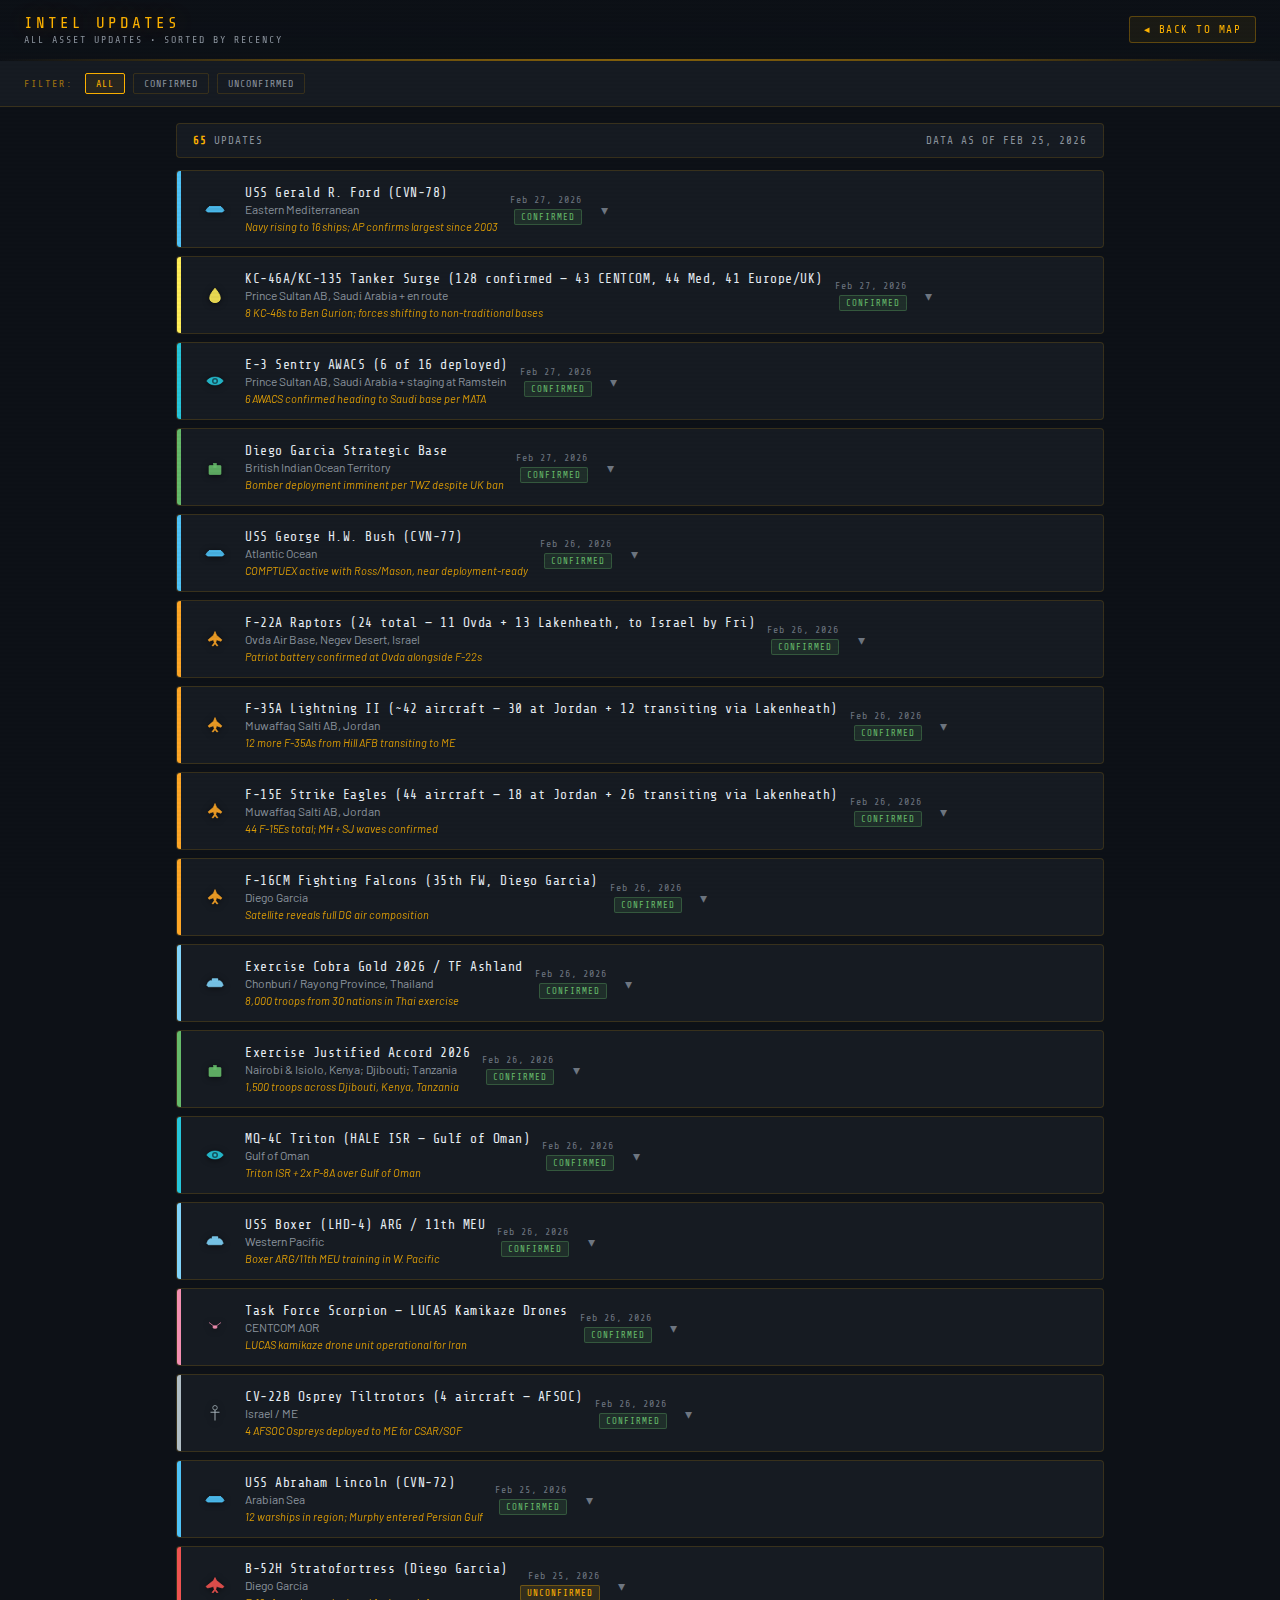
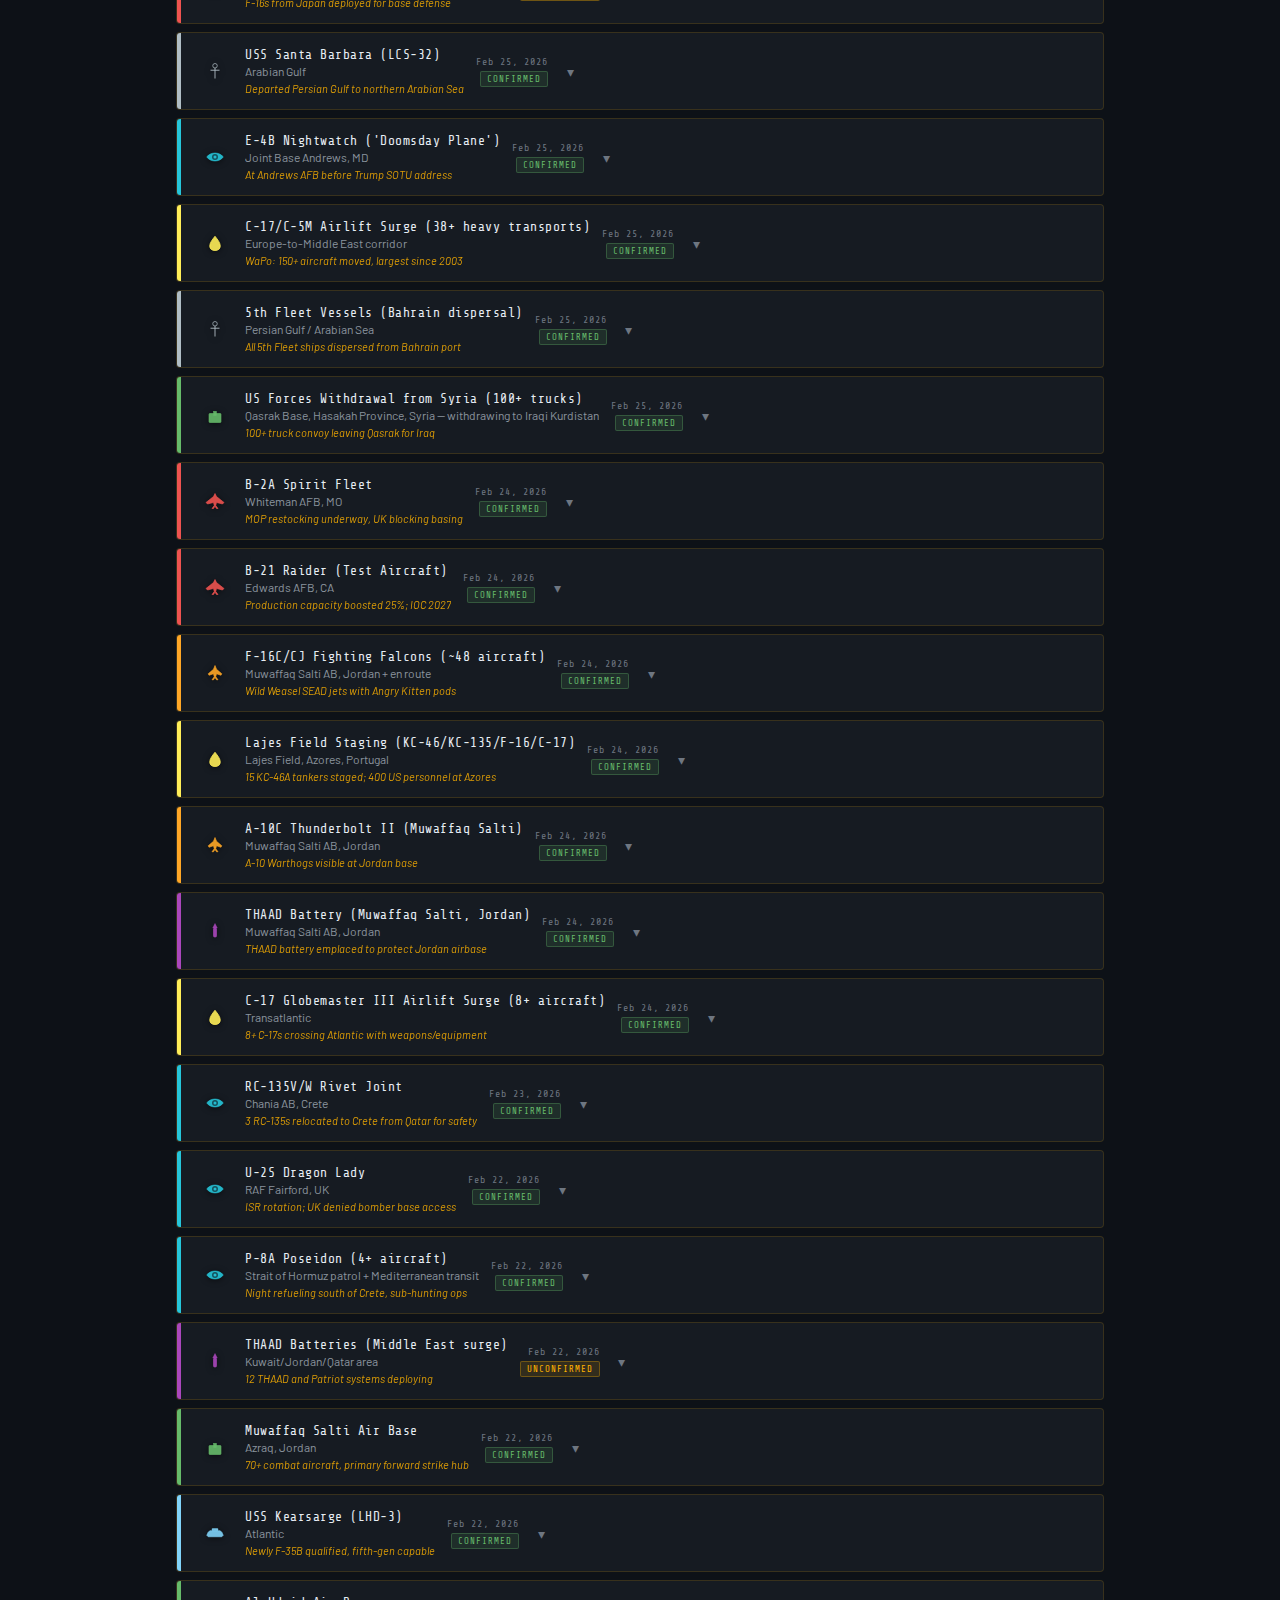
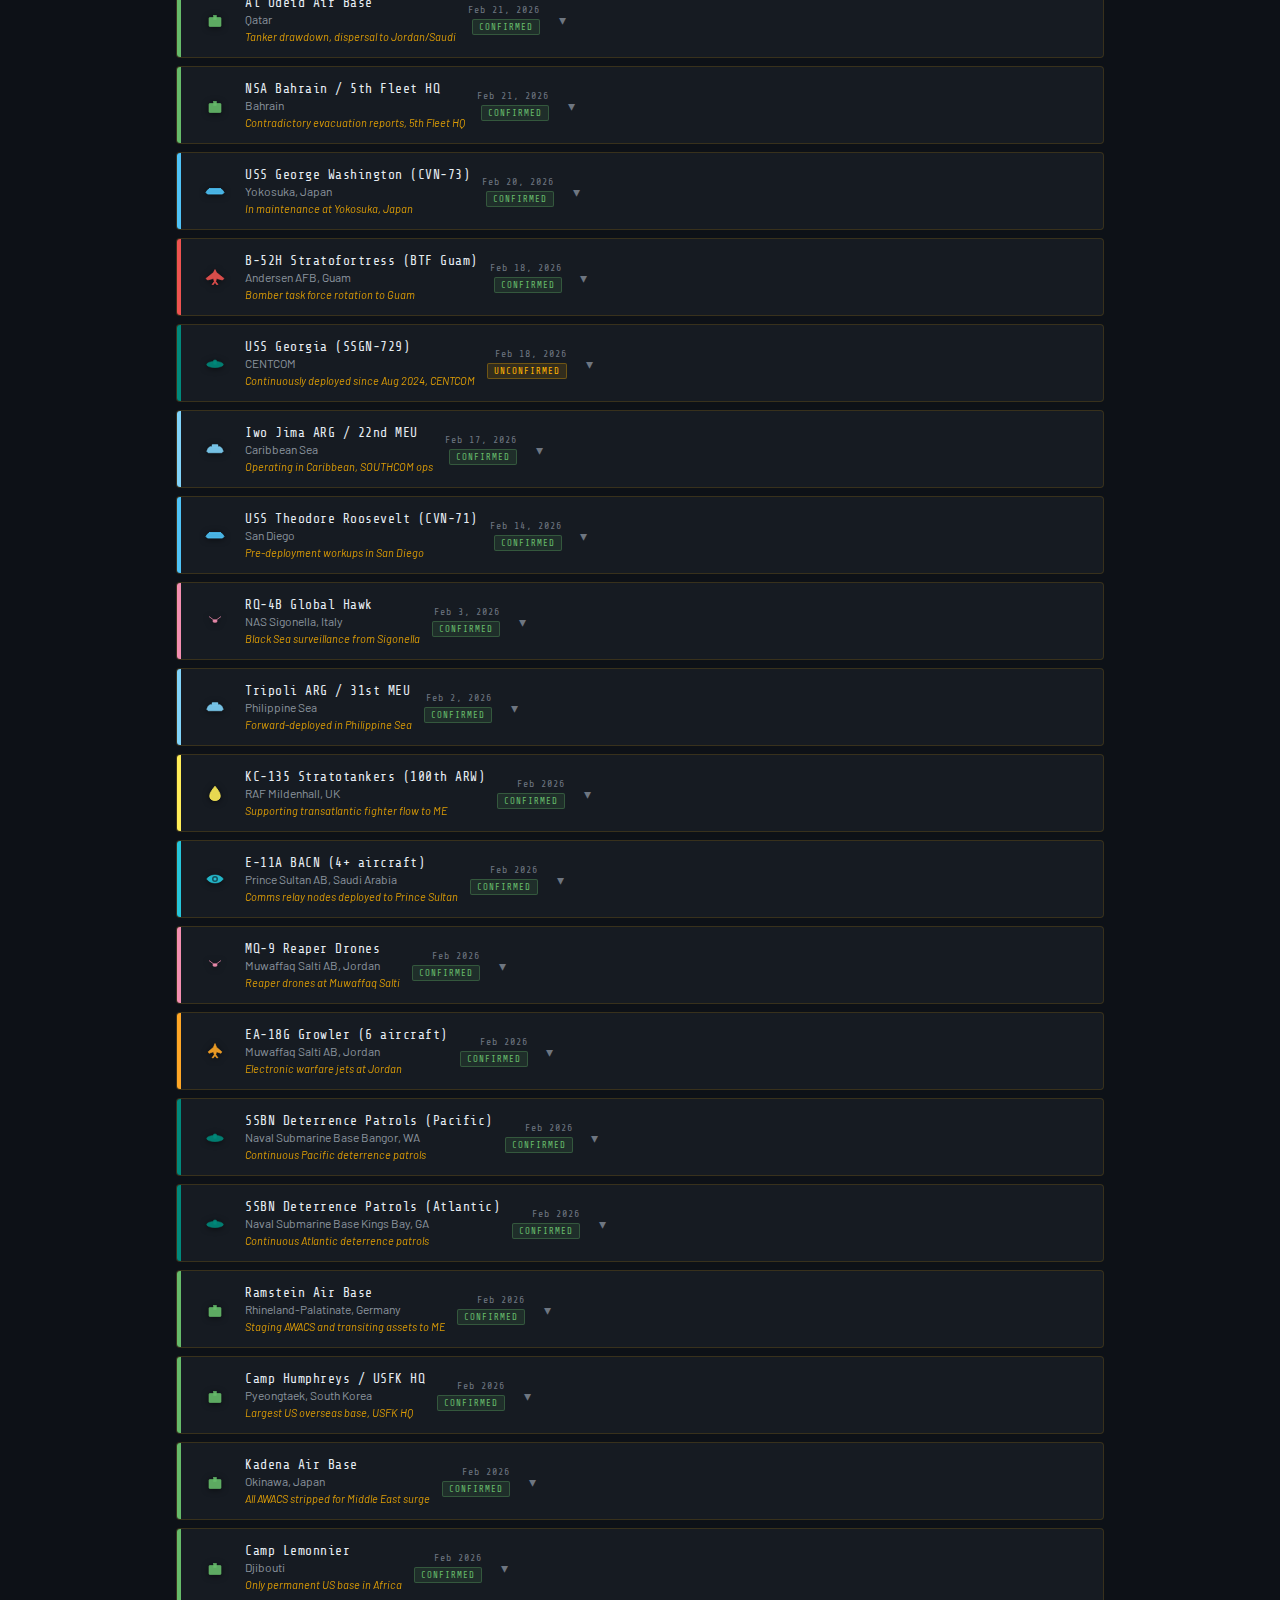
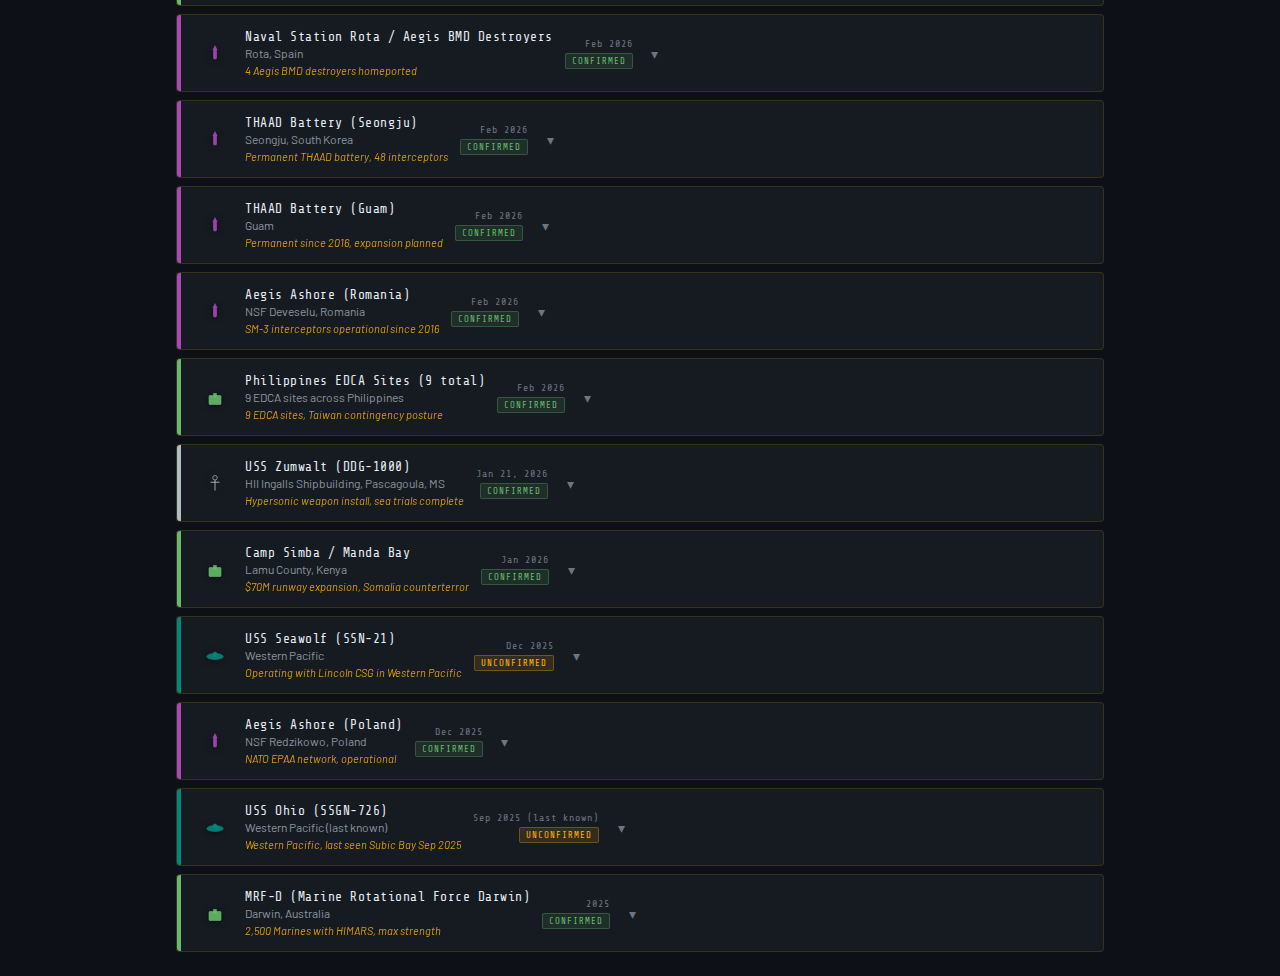
<file: updates.html>
<!DOCTYPE html>
<html lang="en">
<head>
  <meta charset="UTF-8">
  <meta name="viewport" content="width=device-width, initial-scale=1.0, maximum-scale=1.0, user-scalable=no">
  <title>Updates — US Military Asset Tracker</title>
  <link rel="preconnect" href="https://fonts.googleapis.com">
  <link rel="preconnect" href="https://fonts.gstatic.com" crossorigin>
  <link href="https://fonts.googleapis.com/css2?family=Barlow:wght@300;400;500;600;700&family=Share+Tech+Mono&display=swap" rel="stylesheet">
  <style>
    *, *::before, *::after { margin: 0; padding: 0; box-sizing: border-box; }

    :root {
      --bg-primary: #0d1117;
      --bg-secondary: #161b22;
      --bg-tertiary: #1c2333;
      --border: rgba(255, 179, 0, 0.15);
      --border-bright: rgba(255, 179, 0, 0.35);
      --text-primary: #e6edf3;
      --text-secondary: #8b949e;
      --text-muted: #6e7681;
      --amber: #FFB300;
      --amber-dim: rgba(255, 179, 0, 0.6);
      --green: #66BB6A;
      --red: #EF5350;
      --cyan: #26C6DA;
      --blue: #4FC3F7;
      --font-mono: 'Share Tech Mono', monospace;
      --font-body: 'Barlow', sans-serif;
    }

    html, body {
      width: 100%; min-height: 100%;
      font-family: var(--font-body);
      background: var(--bg-primary);
      color: var(--text-primary);
    }

    /* Scanline overlay */
    body::after {
      content: '';
      position: fixed;
      top: 0; left: 0; right: 0; bottom: 0;
      pointer-events: none;
      z-index: 9999;
      background: repeating-linear-gradient(
        0deg, transparent, transparent 2px,
        rgba(0,0,0,0.025) 2px, rgba(0,0,0,0.025) 4px
      );
    }

    /* Header */
    .header {
      position: sticky;
      top: 0;
      z-index: 100;
      display: flex;
      align-items: center;
      justify-content: space-between;
      padding: 14px 24px;
      background: linear-gradient(180deg, rgba(13,17,23,0.98) 0%, rgba(13,17,23,0.92) 100%);
      border-bottom: 2px solid;
      border-image: linear-gradient(90deg, transparent 0%, rgba(255,179,0,0.4) 30%, rgba(255,179,0,0.5) 50%, rgba(255,179,0,0.4) 70%, transparent 100%) 1;
      backdrop-filter: blur(14px);
    }

    .header-left {
      display: flex;
      flex-direction: column;
    }

    .header-title {
      font-family: var(--font-mono);
      font-size: 16px;
      letter-spacing: 3px;
      color: var(--amber);
      text-shadow: 0 0 20px rgba(255,179,0,0.35);
    }

    .header-subtitle {
      font-family: var(--font-mono);
      font-size: 10px;
      letter-spacing: 2px;
      color: var(--text-secondary);
      margin-top: 2px;
    }

    .back-link {
      font-family: var(--font-mono);
      font-size: 11px;
      letter-spacing: 1.5px;
      color: var(--amber);
      text-decoration: none;
      padding: 6px 14px;
      border: 1px solid rgba(255,179,0,0.3);
      border-radius: 3px;
      background: rgba(255,179,0,0.06);
      transition: all 0.2s;
    }

    .back-link:hover {
      background: rgba(255,179,0,0.12);
      border-color: var(--amber);
    }

    /* Filters */
    .filter-row {
      display: flex;
      align-items: center;
      gap: 8px;
      padding: 12px 24px;
      border-bottom: 1px solid var(--border);
      background: var(--bg-secondary);
      flex-wrap: wrap;
    }

    .filter-label {
      font-family: var(--font-mono);
      font-size: 10px;
      letter-spacing: 2px;
      color: var(--amber-dim);
      margin-right: 4px;
    }

    .filter-chip {
      font-family: var(--font-mono);
      font-size: 10px;
      letter-spacing: 1px;
      padding: 4px 10px;
      border: 1px solid var(--border);
      border-radius: 2px;
      background: transparent;
      color: var(--text-secondary);
      cursor: pointer;
      transition: all 0.15s;
      white-space: nowrap;
    }

    .filter-chip:hover {
      border-color: var(--border-bright);
      color: var(--text-primary);
    }

    .filter-chip.active {
      border-color: var(--amber);
      color: var(--amber);
      background: rgba(255,179,0,0.08);
    }

    /* Container */
    .container {
      max-width: 960px;
      margin: 0 auto;
      padding: 16px;
    }

    .summary-bar {
      display: flex;
      align-items: center;
      justify-content: space-between;
      padding: 10px 16px;
      margin-bottom: 12px;
      background: var(--bg-secondary);
      border: 1px solid var(--border);
      border-radius: 4px;
      font-family: var(--font-mono);
      font-size: 11px;
      letter-spacing: 1px;
      color: var(--text-secondary);
    }

    .summary-count {
      color: var(--amber);
      font-weight: 700;
    }

    /* Update cards */
    .update-card {
      display: flex;
      align-items: stretch;
      border: 1px solid var(--border);
      border-radius: 4px;
      background: var(--bg-secondary);
      margin-bottom: 8px;
      cursor: pointer;
      transition: border-color 0.15s, background 0.15s;
      overflow: hidden;
    }

    .update-card:hover {
      border-color: var(--border-bright);
      background: var(--bg-tertiary);
    }

    .update-card.expanded {
      border-color: var(--amber);
    }

    .card-color-bar {
      width: 4px;
      flex-shrink: 0;
    }

    .card-main {
      flex: 1;
      padding: 14px 16px;
      display: flex;
      align-items: center;
      gap: 12px;
      min-width: 0;
    }

    .card-icon {
      width: 36px; height: 36px;
      flex-shrink: 0;
      display: flex;
      align-items: center;
      justify-content: center;
    }

    .card-icon svg {
      filter: drop-shadow(0 1px 3px rgba(0,0,0,0.6));
    }

    .card-info {
      flex: 1;
      min-width: 0;
    }

    .card-name {
      font-family: var(--font-mono);
      font-size: 13px;
      color: var(--text-primary);
      letter-spacing: 0.5px;
      white-space: nowrap;
      overflow: hidden;
      text-overflow: ellipsis;
    }

    .card-location {
      font-size: 12px;
      color: var(--text-secondary);
      margin-top: 2px;
      white-space: nowrap;
      overflow: hidden;
      text-overflow: ellipsis;
    }

    .card-summary {
      font-size: 11px;
      color: var(--amber);
      margin-top: 4px;
      font-style: italic;
      white-space: nowrap;
      overflow: hidden;
      text-overflow: ellipsis;
      opacity: 0.85;
    }

    .card-rel {
      color: var(--amber);
      font-size: 9px;
      margin-left: 4px;
      font-weight: 600;
    }

    .card-meta {
      flex-shrink: 0;
      text-align: right;
      display: flex;
      flex-direction: column;
      align-items: flex-end;
      gap: 4px;
    }

    .card-date {
      font-family: var(--font-mono);
      font-size: 10px;
      letter-spacing: 1px;
      color: var(--text-muted);
    }

    .card-badge {
      font-family: var(--font-mono);
      font-size: 9px;
      letter-spacing: 1px;
      padding: 2px 6px;
      border-radius: 2px;
    }

    .card-badge.confirmed {
      background: rgba(102,187,106,0.12);
      color: var(--green);
      border: 1px solid rgba(102,187,106,0.3);
    }

    .card-badge.unconfirmed {
      background: rgba(255,179,0,0.12);
      color: var(--amber);
      border: 1px solid rgba(255,179,0,0.3);
    }

    .card-expand-icon {
      flex-shrink: 0;
      width: 20px;
      display: flex;
      align-items: center;
      justify-content: center;
      color: var(--text-muted);
      font-size: 14px;
      transition: transform 0.2s;
    }

    .update-card.expanded .card-expand-icon {
      transform: rotate(180deg);
    }

    /* Expanded detail */
    .card-detail {
      display: none;
      padding: 0 16px 16px 52px;
      border-top: 1px solid var(--border);
      background: rgba(0,0,0,0.15);
    }

    .update-card.expanded .card-detail {
      display: block;
    }

    .detail-row {
      padding: 8px 0;
      border-bottom: 1px solid rgba(255,255,255,0.03);
    }

    .detail-row:last-child {
      border-bottom: none;
    }

    .detail-row-label {
      font-family: var(--font-mono);
      font-size: 10px;
      letter-spacing: 1.5px;
      color: var(--amber-dim);
      margin-bottom: 3px;
    }

    .detail-row-value {
      font-size: 12px;
      color: var(--text-secondary);
      line-height: 1.6;
    }

    .detail-row-value a {
      color: var(--cyan);
      text-decoration: none;
    }

    .detail-row-value a:hover {
      text-decoration: underline;
      color: var(--blue);
    }

    .map-link-btn {
      display: inline-block;
      margin-top: 10px;
      font-family: var(--font-mono);
      font-size: 10px;
      letter-spacing: 1.5px;
      padding: 6px 14px;
      border: 1px solid var(--cyan);
      color: var(--cyan);
      text-decoration: none;
      border-radius: 3px;
      background: rgba(38,198,218,0.08);
      transition: all 0.15s;
    }

    .map-link-btn:hover {
      background: rgba(38,198,218,0.16);
    }

    /* Responsive */
    @media (max-width: 768px) {
      .header {
        padding: 10px 12px;
      }
      .header-title {
        font-size: 12px;
        letter-spacing: 2px;
      }
      .header-subtitle {
        font-size: 8px;
      }
      .back-link {
        font-size: 10px;
        padding: 5px 10px;
      }
      .filter-row {
        padding: 8px 12px;
        gap: 6px;
      }
      .filter-chip {
        font-size: 9px;
        padding: 5px 10px;
      }
      .container {
        padding: 10px;
      }
      .card-main {
        padding: 10px 12px;
        gap: 8px;
      }
      .card-icon {
        width: 28px; height: 28px;
      }
      .card-name {
        font-size: 11px;
      }
      .card-location {
        font-size: 11px;
      }
      .card-detail {
        padding: 0 12px 12px 12px;
      }
    }
  </style>
</head>
<body>

  <div class="header">
    <div class="header-left">
      <div class="header-title">INTEL UPDATES</div>
      <div class="header-subtitle">ALL ASSET UPDATES • SORTED BY RECENCY</div>
    </div>
    <a href="./index.html" class="back-link">◂ BACK TO MAP</a>
  </div>

  <div class="filter-row">
    <span class="filter-label">FILTER:</span>
    <button class="filter-chip active" data-filter="all">ALL</button>
    <button class="filter-chip" data-filter="confirmed">CONFIRMED</button>
    <button class="filter-chip" data-filter="unconfirmed">UNCONFIRMED</button>
  </div>

  <div class="container">
    <div class="summary-bar">
      <span><span class="summary-count" id="update-count">0</span> UPDATES</span>
      <span>DATA AS OF FEB 25, 2026</span>
    </div>
    <div id="updates-list"></div>
  </div>

  <script>
    // === ASSET TYPE DEFINITIONS (mirrored from app.js) ===
    const ASSET_TYPES = {
      carrier: { label: 'Aircraft Carrier', color: '#4FC3F7', shape: 'hexagon' },
      bomber: { label: 'Bomber', color: '#EF5350', shape: 'bomber' },
      fighter: { label: 'Fighter', color: '#FFA726', shape: 'triangle' },
      tanker: { label: 'Tanker/Refueling', color: '#FFEE58', shape: 'diamond' },
      surveillance: { label: 'Surveillance/ISR', color: '#26C6DA', shape: 'eye' },
      submarine: { label: 'Submarine', color: '#00897B', shape: 'invtriangle' },
      base: { label: 'Ground Base', color: '#66BB6A', shape: 'square' },
      missile_defense: { label: 'Missile Defense', color: '#AB47BC', shape: 'shield' },
      amphibious: { label: 'Amphibious/ARG', color: '#81D4FA', shape: 'pentagon' },
      drone: { label: 'Drone', color: '#F48FB1', shape: 'smalldiamond' },
      special_naval: { label: 'Special Naval', color: '#B0BEC5', shape: 'hexoutline' }
    };

    // Minimal SVG icon generator for the list
    function miniIcon(type, color) {
      const size = 28;
      const half = size / 2;
      const icons = {
        hexagon: `<path d="M-9,1.5 L-7.5,-0.75 -6,-2.25 6,-2.25 7.5,-0.75 9,1.5 7.5,3 -7.5,3 Z" fill="${color}" fill-opacity="0.9" stroke="${color}" stroke-width="0.8"/><line x1="-6" y1="-2.25" x2="6" y2="-2.25" stroke="${color}" stroke-width="1" opacity="0.8"/>`,
        bomber: `<path d="M0,-7.5 L1.5,-4.5 9,1.5 7.5,3 1.5,1.5 0.75,4.5 3,7.5 1.5,7.5 0,5.25 -1.5,7.5 -3,7.5 -0.75,4.5 -1.5,1.5 -7.5,3 -9,1.5 -1.5,-4.5 Z" fill="${color}" fill-opacity="0.9" stroke="${color}" stroke-width="0.6"/>`,
        triangle: `<path d="M0,-7.5 L1.5,-3.75 6.75,0.75 6,2.25 1.5,0.75 0.75,3.75 3,6.75 1.5,6.75 0,4.5 -1.5,6.75 -3,6.75 -0.75,3.75 -1.5,0.75 -6,2.25 -6.75,0.75 -1.5,-3.75 Z" fill="${color}" fill-opacity="0.9" stroke="${color}" stroke-width="0.6"/>`,
        diamond: `<path d="M0,-6.75 C3,-3 5.25,0 5.25,3 C5.25,6 3,7.5 0,7.5 C-3,7.5 -5.25,6 -5.25,3 C-5.25,0 -3,-3 0,-6.75 Z" fill="${color}" fill-opacity="0.9" stroke="${color}" stroke-width="0.8"/>`,
        eye: `<path d="M-8.25,0 C-4.5,-5.25 4.5,-5.25 8.25,0 C4.5,5.25 -4.5,5.25 -8.25,0 Z" fill="${color}" fill-opacity="0.9" stroke="${color}" stroke-width="0.6"/><circle cx="0" cy="0" r="3" fill="#0d1117" opacity="0.6"/><circle cx="0" cy="0" r="1.5" fill="${color}" opacity="0.9"/>`,
        invtriangle: `<ellipse cx="0" cy="1.5" rx="8.25" ry="3" fill="${color}" fill-opacity="0.9" stroke="${color}" stroke-width="0.6"/><rect x="-1.5" y="-3" width="3" height="4.5" rx="0.75" fill="${color}" fill-opacity="0.9" stroke="${color}" stroke-width="0.5"/>`,
        square: `<rect x="-6" y="-1.5" width="12" height="9" rx="0.75" fill="${color}" fill-opacity="0.9" stroke="${color}" stroke-width="0.6"/><rect x="-1.5" y="-3.75" width="3" height="4.5" fill="${color}" fill-opacity="0.9" stroke="${color}" stroke-width="0.4"/>`,
        shield: `<rect x="-1.5" y="-3" width="3" height="9" rx="1.125" fill="${color}" fill-opacity="0.9" stroke="${color}" stroke-width="0.6"/><polygon points="0,-7.5 -2.25,-3 2.25,-3" fill="${color}" fill-opacity="0.9" stroke="${color}" stroke-width="0.4"/>`,
        pentagon: `<path d="M-8.25,2.25 L-6.75,-0.75 -5.25,-2.25 5.25,-2.25 6.75,-0.75 8.25,2.25 6.75,3.75 -6.75,3.75 Z" fill="${color}" fill-opacity="0.9" stroke="${color}" stroke-width="0.6"/><rect x="-3" y="-4.5" width="6" height="2.25" rx="0.375" fill="${color}" fill-opacity="0.9" stroke="${color}" stroke-width="0.4"/>`,
        smalldiamond: `<ellipse cx="0" cy="0" rx="2.25" ry="1.5" fill="${color}" fill-opacity="0.9" stroke="${color}" stroke-width="0.4"/><line x1="0" y1="0" x2="-6" y2="-4.5" stroke="${color}" stroke-width="0.9" opacity="0.8"/><line x1="0" y1="0" x2="6" y2="-4.5" stroke="${color}" stroke-width="0.9" opacity="0.8"/>`,
        hexoutline: `<circle cx="0" cy="-5.25" r="2.25" fill="none" stroke="${color}" stroke-width="0.9" opacity="0.8"/><line x1="0" y1="-3" x2="0" y2="7.5" stroke="${color}" stroke-width="1.125" opacity="0.8"/><line x1="-4.5" y1="-0.75" x2="4.5" y2="-0.75" stroke="${color}" stroke-width="1.125" opacity="0.8"/>`
      };
      const shapeKey = ASSET_TYPES[type] ? ASSET_TYPES[type].shape : 'square';
      const icon = icons[shapeKey] || icons.square;
      return `<svg width="${size}" height="${size}" viewBox="0 0 ${size} ${size}" xmlns="http://www.w3.org/2000/svg"><g transform="translate(${half},${half})">${icon}</g></svg>`;
    }

    // === ASSET DATA (loaded from shared data file or inline) ===
    // We'll load assets from a script tag referencing the shared data
    // For now, inline the data:

    function loadAssets() {
      // Fetch app.js and extract asset data
      return fetch('./app.js')
        .then(r => r.text())
        .then(text => {
          // Extract the assets array and ASSET_TYPES from app.js
          const match = text.match(/const assets = \[([\s\S]*?)\n\];/);
          if (match) {
            try {
              const assetsStr = '[' + match[1] + ']';
              // Use Function to evaluate safely
              return new Function('return ' + assetsStr)();
            } catch(e) {
              console.error('Failed to parse assets', e);
              return [];
            }
          }
          return [];
        });
    }

    function parseUpdateDate(str) {
      const cleaned = str.replace(/\s*\(.*\)/, '');
      const d = new Date(cleaned);
      return isNaN(d.getTime()) ? new Date(2020, 0, 1) : d;
    }

    let allAssets = [];
    let currentFilter = 'all';

    function relativeTime(dateStr) {
      const d = parseUpdateDate(dateStr);
      if (d.getFullYear() <= 2020) return '';
      const now = new Date();
      const diffMs = now - d;
      const diffMins = Math.floor(diffMs / 60000);
      const diffHrs = Math.floor(diffMs / 3600000);
      const diffDays = Math.floor(diffMs / 86400000);
      if (diffMins < 60) return diffMins + 'm ago';
      if (diffHrs < 24) return diffHrs + 'h ago';
      if (diffDays < 30) return diffDays + 'd ago';
      return '';
    }

    function renderUpdates() {
      const list = document.getElementById('updates-list');
      const countEl = document.getElementById('update-count');

      let filtered = [...allAssets];
      if (currentFilter === 'confirmed') {
        filtered = filtered.filter(a => a.confidence === 'confirmed');
      } else if (currentFilter === 'unconfirmed') {
        filtered = filtered.filter(a => a.confidence !== 'confirmed');
      }

      // Sort by date
      filtered.sort((a, b) => parseUpdateDate(b.updated) - parseUpdateDate(a.updated));

      countEl.textContent = filtered.length;

      list.innerHTML = filtered.map((asset, idx) => {
        const typeInfo = ASSET_TYPES[asset.type] || { label: 'Unknown', color: '#888' };
        const isConf = asset.confidence === 'confirmed';
        const shortLoc = asset.location.split(' — ')[0];
        const rel = relativeTime(asset.updated);
        const relHtml = rel ? `<span class="card-rel">${rel}</span>` : '';
        const summaryHtml = asset.changeSummary ? `<div class="card-summary">${asset.changeSummary}</div>` : '';

        const sources = (asset.sources || []).map(s =>
          `<a href="${s.url}" target="_blank" rel="noopener">${s.name}</a>`
        ).join(' &bull; ');

        const movement = (asset.prevLat !== null && asset.prevLabel)
          ? `<div class="detail-row"><div class="detail-row-label">MOVEMENT</div><div class="detail-row-value">${asset.prevLabel} \u2192 Current position</div></div>`
          : '';

        return `
          <div class="update-card" data-idx="${idx}" onclick="toggleCard(this)">
            <div class="card-color-bar" style="background:${typeInfo.color}"></div>
            <div>
              <div class="card-main">
                <div class="card-icon">${miniIcon(asset.type, typeInfo.color)}</div>
                <div class="card-info">
                  <div class="card-name">${asset.name}</div>
                  <div class="card-location">${shortLoc}</div>
                  ${summaryHtml}
                </div>
                <div class="card-meta">
                  <span class="card-date">${asset.updated} ${relHtml}</span>
                  <span class="card-badge ${isConf ? 'confirmed' : 'unconfirmed'}">${isConf ? 'CONFIRMED' : 'UNCONFIRMED'}</span>
                </div>
                <div class="card-expand-icon">\u25BE</div>
              </div>
              <div class="card-detail">
                <div class="detail-row">
                  <div class="detail-row-label">TYPE / CLASS</div>
                  <div class="detail-row-value">${typeInfo.label} \u2014 ${asset.class || 'N/A'}</div>
                </div>
                ${asset.strikeGroup ? `<div class="detail-row"><div class="detail-row-label">STRIKE GROUP / UNIT</div><div class="detail-row-value">${asset.strikeGroup}</div></div>` : ''}
                <div class="detail-row">
                  <div class="detail-row-label">LOCATION</div>
                  <div class="detail-row-value">${asset.location}<br><span style="font-family:var(--font-mono);font-size:10px;color:var(--text-muted)">${asset.lat.toFixed(2)}\u00b0N, ${asset.lng.toFixed(2)}\u00b0${asset.lng >= 0 ? 'E' : 'W'}</span></div>
                </div>
                ${movement}
                <div class="detail-row">
                  <div class="detail-row-label">MISSION / DEPLOYMENT</div>
                  <div class="detail-row-value">${asset.mission}</div>
                </div>
                ${sources ? `<div class="detail-row"><div class="detail-row-label">SOURCES</div><div class="detail-row-value">${sources}</div></div>` : ''}
                <a href="./index.html" class="map-link-btn">VIEW ON MAP \u25b8</a>
              </div>
            </div>
          </div>
        `;
      }).join('');
    }

    function toggleCard(el) {
      // Only toggle if not clicking a link
      if (event.target.tagName === 'A') return;
      el.classList.toggle('expanded');
    }

    // Filter buttons
    document.querySelectorAll('.filter-chip').forEach(btn => {
      btn.addEventListener('click', () => {
        document.querySelectorAll('.filter-chip').forEach(b => b.classList.remove('active'));
        btn.classList.add('active');
        currentFilter = btn.dataset.filter;
        renderUpdates();
      });
    });

    // Load and render
    loadAssets().then(data => {
      allAssets = data;
      renderUpdates();
    }).catch(err => {
      console.error('Failed to load assets:', err);
      document.getElementById('updates-list').innerHTML = '<p style="padding:20px;color:var(--text-muted)">Failed to load asset data.</p>';
    });
  </script>
</body>
</html>
</file>
